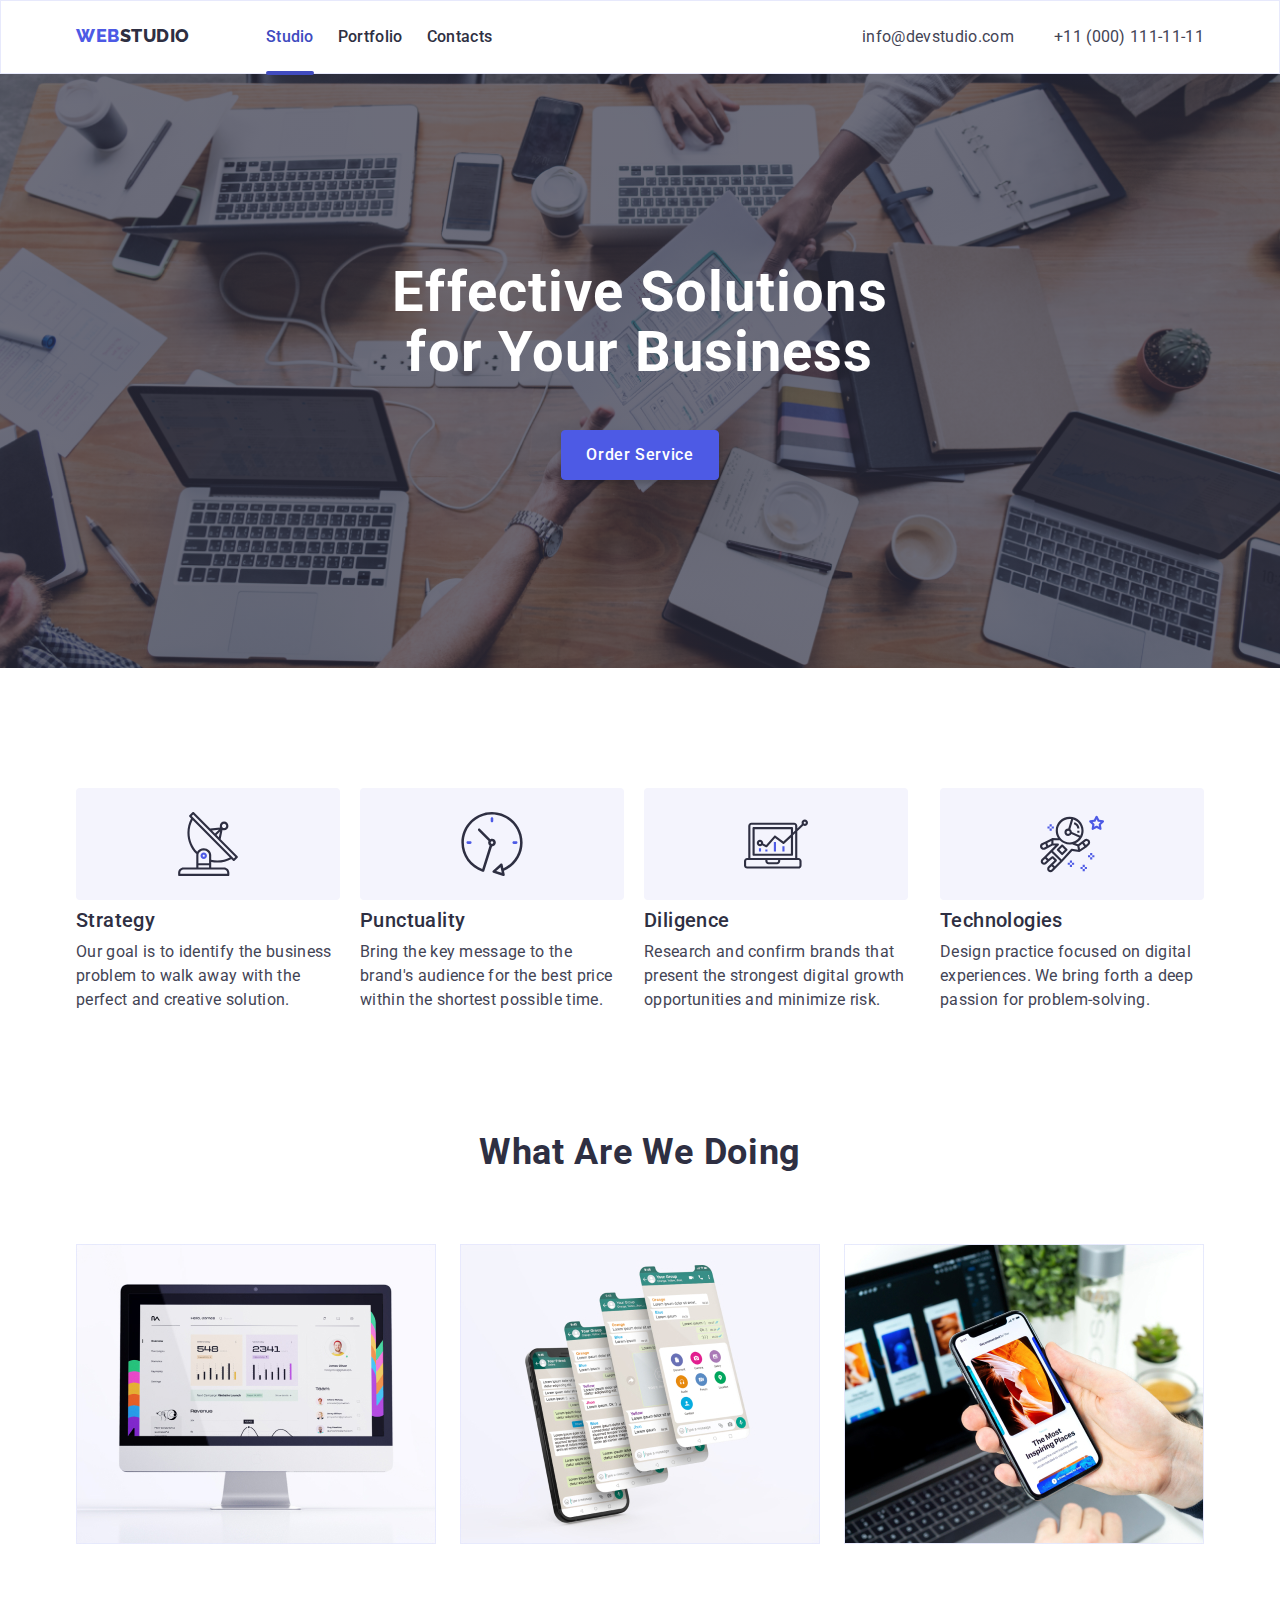
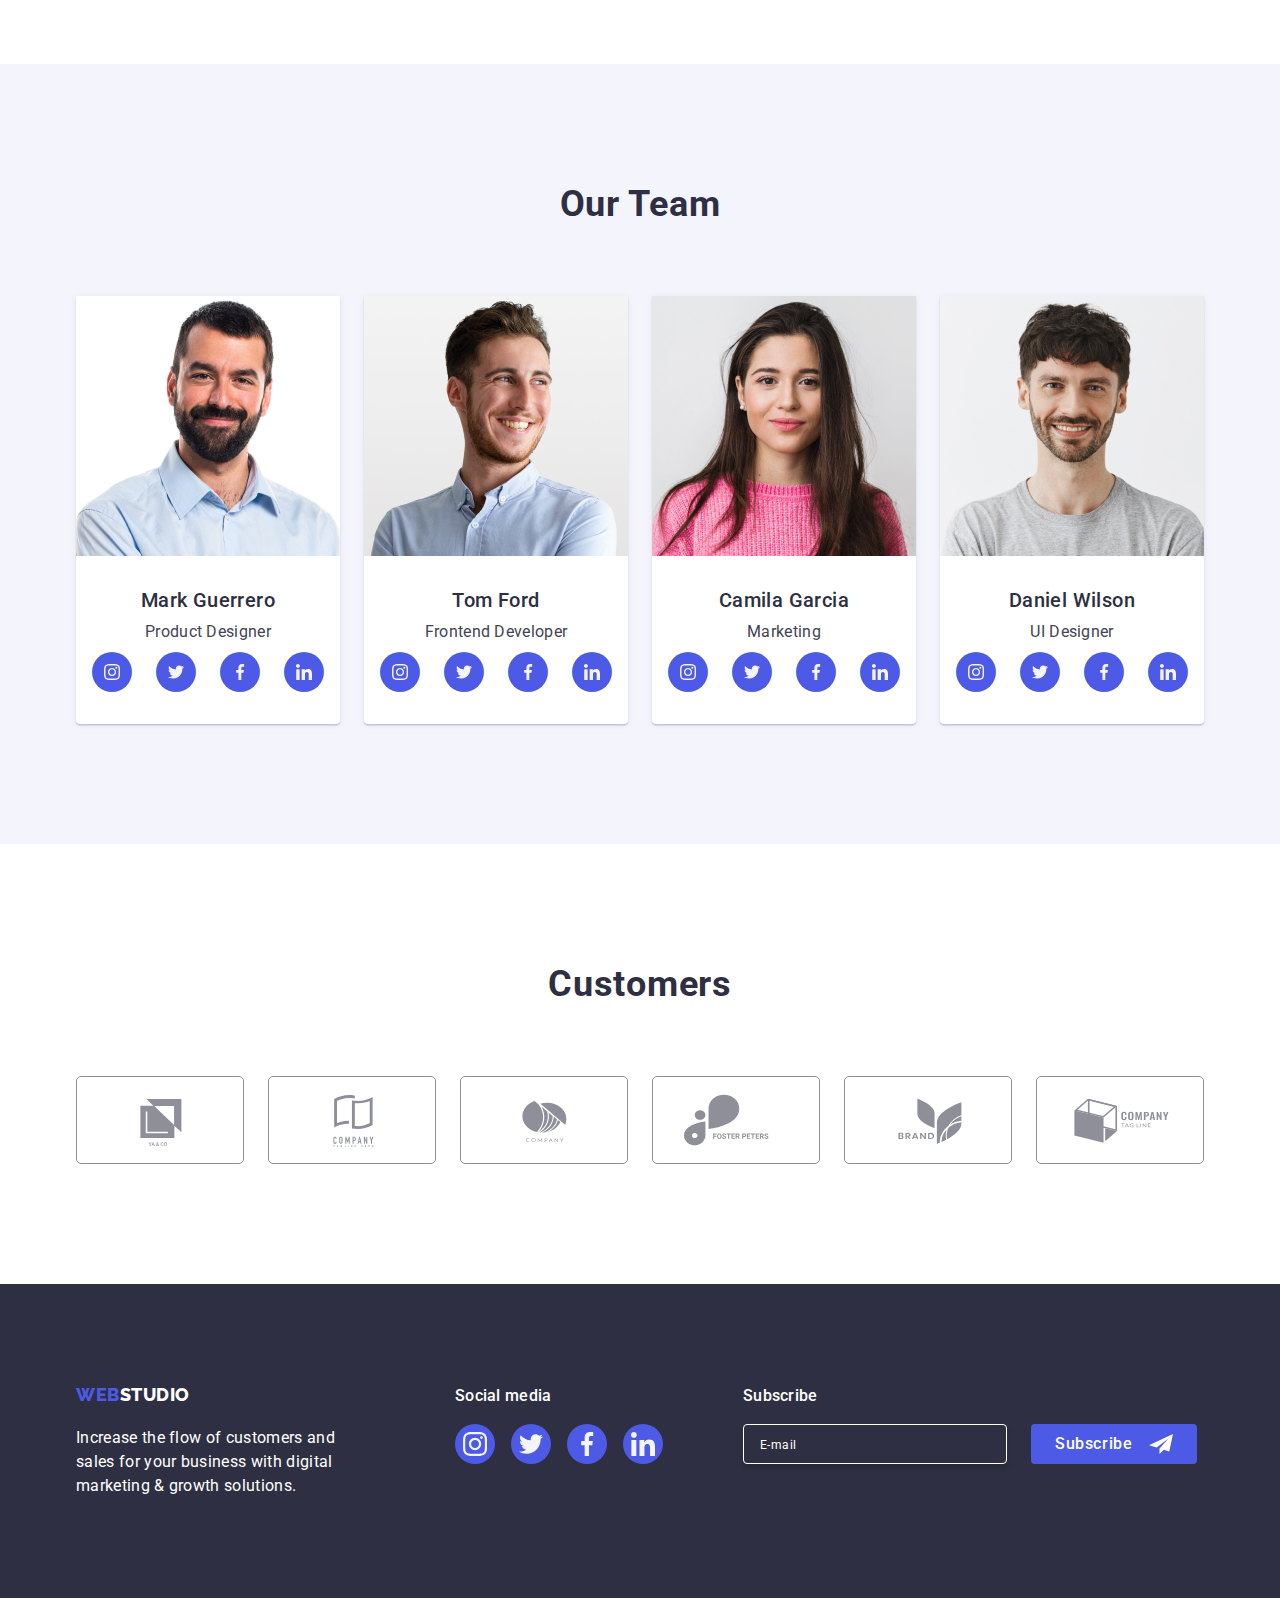
<file: index.html>
<!DOCTYPE html>
<html lang="en">
<head>
    <meta charset="UTF-8">
    <meta name="viewport" content="width=device-width, initial-scale=1.0">
    <title>Homework 6</title>
    <!-- CSS Normalize -->
    <link rel="stylesheet" href="https://cdnjs.cloudflare.com/ajax/libs/modern-normalize/2.0.0/modern-normalize.min.css" />
    <!-- CSS -->
    <link rel="stylesheet" href="./css/styles.css"></link>
</head>
<body>
    <!--Header Part-->
    <header class="header">
        <div class="container header-container">
            <nav class="header-navigation">
                <a href="./index.html" class="link-logo">
                    <span class="logo-web">WEB</span><span class="logo-studio-top">STUDIO</span>
                </a>
                <ul class="navbar lists">
                    <li><a href="./index.html" class="navlist-top-pages currentoption">Studio</a> </li>
                    <li><a href="./portfolio.html" class="navlist-top-pages hover-underline-animation">Portfolio</a></li>
                    <li><a href="#" class="navlist-top-pages hover-underline-animation">Contacts</a></li>
                </ul>
            </nav>

            <ul class="contacts-top lists" >
                <li>
                    <a href="mailto:info@devstudio.com" class="contact-info-top">
                    info@devstudio.com</a>
                </li>
                <li>
                    <a href="tel:+110001111111" class="contact-info-top"> 
                    +11 (000) 111-11-11  </a>
                </li>
            </ul>
        </div>
    </header> <!--End of Header-->
      <!--This is the Main Section-->
        <main>
            <!--This is the 1ST Section-->
            <section class="hero hero-background ">
                <div class=" hero-container container">
                    <h1 class="header1"> Effective Solutions
                        <br/>for Your Business </h1>  
                        <button type="button" class="filter filter-active" data-modal-open>Order Service</button>
                </div>
            </section> <!--End 1st Section-->
            <!--This is the 2nd Section-->
            <section class="section">
                <div class="container features-container">
                <ul class="features lists">
                    <li class="section-item"> 
                        <div class="features-svg-box">
                            <svg class="features-icon-svg" width="64" height="64">
                                <use href="./images/icons.svg#antenna"></use>
                            </svg>
                        </div>
                        <h3 class="features-list-title"> Strategy </h3> 
                        <p class="features-description">
                            Our goal is to identify the business
                        problem to walk away with the perfect and creative solution.
                        </p>
                    </li>
                    <li>
                        <div class="features-svg-box">
                            <svg lass="features-icon-svg" width="64" height="64">
                                <use href="./images/icons.svg#clock"></use>
                            </svg>
                        </div>
                        <h3 class="features-list-title"> Punctuality </h3>
                        <p class="features-description">
                            Bring the key message to the brand's audience for the best price within the shortest possible time.
                        </p>
                    </li>
                    <li>
                        <div class="features-svg-box">
                            <svg lass="features-icon-svg" width="64" height="64">
                                <use href="./images/icons.svg#diagram"></use>
                            </svg>
                        </div>
                        <h3 class="features-list-title">  Diligence </h3>
                        <p class="features-description">
                            Research and confirm brands that present the strongest digital growth opportunities and minimize risk.
                        </p>
                    </li>
                    <li>
                        <div class="features-svg-box">
                            <svg lass="features-icon-svg" width="64" height="64">
                                <use href="./images/icons.svg#astronaut"></use>
                            </svg>
                        </div>
                        <h3 class="features-list-title"> Technologies </h3>
                        <p class="features-description">
                            Design practice focused on digital experiences. We bring forth a deep passion for problem-solving.
                        </p>
                    </li>
                </ul>
                </div>
            </section> <!--End 2nd Section-->
            <!--This is the 3rd Section-->
            <section class="section section-no-top-padding">
                <div class="container whatwedo-container">
                <h2 class="section-title"> What are we doing </h2>
                <ul class="whatwedo lists">
                    <li class="whatwedo-list">
                        <img src="./images/what-we-do-1.jpg" alt="monitor" width="360px">
                    </li>
                    <li>
                        <img src="./images/what-we-do-2.jpg" alt="messenger" width="360px">
                    </li>
                    <li>
                        <img src="./images/what-we-do-3.jpg" alt="phone" width="360px">
                    </li>
                </ul>
                </div>
            </section> <!--End 3rd Section-->
            <!--This is the 4th Section-->
            <section class="section section-grey">
                <div class="container team-container">
                <h2 class="section-title">  Our Team </h2>
                <ul class="team lists">
                    
                    <li class="team-list">
                        <img src="./images/team-1.jpg" alt="Mark_Guerrero" height="260px" width="264px">
                        <h3 class="team-list-title">
                            Mark Guerrero
                        </h3>
                        <p class="team-description">
                        Product Designer
                        </p>
                        <ul class="team-social-list lists">
                            <li class="team-social-item">
                                <a href="#" class="team-social-link">
                                    <svg class="team-social-svg" width="16" height="16">
                                        <use href="./images/icons.svg#instagram"></use>
                                    </svg>
                                </a>
                            </li>
                            <li class="team-social-item">
                                <a href="#" class="team-social-link">
                                    <svg class="team-social-svg" width="16" height="16">
                                        <use href="./images/icons.svg#twitter"></use>
                                    </svg>
                                </a>
                            </li>
                            <li class="team-social-item">
                                <a href="#" class="team-social-link">
                                    <svg class="team-social-svg" width="16" height="16">
                                        <use href="./images/icons.svg#facebook"></use>
                                    </svg>
                                </a>
                            </li>
                            <li class="team-social-item">
                                <a href="#" class="team-social-link">
                                    <svg class="team-social-svg" width="16" height="16">
                                        <use href="./images/icons.svg#linkedin"></use>
                                    </svg>
                                </a>
                            </li>
                        </ul>
                    </li>
                  
                    <li class="team-list">
                        <img src="./images/team-2.jpg" alt="Tom_Ford" height="260px" width="264px">
                        <h3 class="team-list-title">
                            Tom Ford
                        </h3>
                        <p class="team-description">
                            Frontend Developer
                        </p>
                        <ul class="team-social-list lists">
                            <li class="team-social-item">
                                <a href="#" class="team-social-link">
                                    <svg class="team-social-svg" width="16" height="16">
                                        <use href="./images/icons.svg#instagram"></use>
                                    </svg>
                                </a>
                            </li>
                            <li class="team-social-item">
                                <a href="#" class="team-social-link">
                                    <svg class="team-social-svg" width="16" height="16">
                                        <use href="./images/icons.svg#twitter"></use>
                                    </svg>
                                </a>
                            </li>
                            <li class="team-social-item">
                                <a href="#" class="team-social-link">
                                    <svg class="team-social-svg" width="16" height="16">
                                        <use href="./images/icons.svg#facebook"></use>
                                    </svg>
                                </a>
                            </li>
                            <li class="team-social-item">
                                <a href="#" class="team-social-link">
                                    <svg class="team-social-svg" width="16" height="16">
                                        <use href="./images/icons.svg#linkedin"></use>
                                    </svg>
                                </a>
                            </li>
                        </ul>
                    </li>
                   
                    <li class="team-list">
                        <img src="./images/team-3.jpg" alt="Camila_Garcia" height="260px" width="264px">
                        <h3 class="team-list-title">
                            Camila Garcia
                        </h3>
                        <p class="team-description">
                            Marketing
                        </p>
                        <ul class="team-social-list lists">
                            <li class="team-social-item">
                                <a href="#" class="team-social-link">
                                    <svg class="team-social-svg" width="16" height="16">
                                        <use href="./images/icons.svg#instagram"></use>
                                    </svg>
                                </a>
                            </li>
                            <li class="team-social-item">
                                <a href="#" class="team-social-link">
                                    <svg class="team-social-svg" width="16" height="16">
                                        <use href="./images/icons.svg#twitter"></use>
                                    </svg>
                                </a>
                            </li>
                            <li class="team-social-item">
                                <a href="#" class="team-social-link">
                                    <svg class="team-social-svg" width="16" height="16">
                                        <use href="./images/icons.svg#facebook"></use>
                                    </svg>
                                </a>
                            </li>
                            <li class="team-social-item">
                                <a href="#" class="team-social-link">
                                    <svg class="team-social-svg" width="16" height="16">
                                        <use href="./images/icons.svg#linkedin"></use>
                                    </svg>
                                </a>
                            </li>
                        </ul>
                    </li>
                   
                    <li class="team-list">
                        <img src="./images/team-4.jpg" alt="Daniel_Wilson" height="260px" width="264px">
                        <h3 class="team-list-title">
                            Daniel Wilson
                        </h3>
                        <p class="team-description">
                            UI Designer
                        </p>
                        <ul class="team-social-list lists">
                            <li class="team-social-item">
                                <a href="#" class="team-social-link">
                                    <svg class="team-social-svg" width="16" height="16">
                                        <use href="./images/icons.svg#instagram"></use>
                                    </svg>
                                </a>
                            </li>
                            <li class="team-social-item">
                                <a href="#" class="team-social-link">
                                    <svg class="team-social-svg" width="16" height="16">
                                        <use href="./images/icons.svg#twitter"></use>
                                    </svg>
                                </a>
                            </li>
                            <li class="team-social-item">
                                <a href="#" class="team-social-link">
                                    <svg class="team-social-svg" width="16" height="16">
                                        <use href="./images/icons.svg#facebook"></use>
                                    </svg>
                                </a>
                            </li>
                            <li class="team-social-item">
                                <a href="#" class="team-social-link">
                                    <svg class="team-social-svg" width="16" height="16">
                                        <use href="./images/icons.svg#linkedin"></use>
                                    </svg>
                                </a>
                            </li>
                        </ul>
                    </li>
                </ul>
                </div>
            </section> <!--End of 4th Section-->
            <!-- Customers Section -->
            <section class="section">
                <div class="container">
                    <h2 class="section-title customers-title">Customers</h2>
                    <ul class="customers-list lists">
                        <li class="customers-item">
                            <a class="customers-link" href="">
                                <svg class="customers-svg">
                                    <use href="./images/icons.svg#customer-1"></use>
                                </svg>
                            </a>
                        </li>
            
                        <li class="customers-item">
                            <a class="customers-link" href="">
                                <svg class="customers-svg">
                                    <use href="./images/icons.svg#customer-2"></use>
                                </svg>
                            </a>
                        </li>
            
                        <li class="customers-item">
                            <a class="customers-link" href="">
                                <svg class="customers-svg">
                                    <use href="./images/icons.svg#customer-3"></use>
                                </svg>
                            </a>
                        </li>
            
                        <li class="customers-item">
                            <a class="customers-link" href="">
                                <svg class="customers-svg">
                                    <use href="./images/icons.svg#customer-4"></use>
                                </svg>
                            </a>
                        </li>
            
                        <li class="customers-item">
                            <a class="customers-link" href="">
                                <svg class="customers-svg">
                                    <use href="./images/icons.svg#customer-5"></use>
                                </svg>
                            </a>
                        </li>
                        <li class="customers-item">
                            <a class="customers-link" href="">
                                <svg class="customers-svg">
                                    <use href="./images/icons.svg#customer-6"></use>
                                </svg>
                            </a>
                        </li>
                    </ul>
                </div>
            </section>

        </main> <!--This is the End of Main Section-->

    <!--This is the Footer-->
    <footer class="footer">
        <div class="footer-container container">
            <div class="footer-logo-wrapper lists">
                <li class="footer-item">
                    <a href="./index.html" class="link-logo">
                        <span class="logo-web">WEB</span><span class="logo-studio-bottom">STUDIO</span>
                    </a>
                    <p class="parag-bottom">
                        Increase the flow of customers and <br>
                        sales for your business with digital <br>
                        marketing & growth solutions.
                    </p>
                </li>
            </div>
        <div class="footer-socials">
            <p class="footer-socials-text text">Social media</p>
            <ul class="footer-list lists">
                <li class="footer-socials-item">
                    <a href="#" class="footer-socials-link">
                        <svg class="footer-socials-svg" width="24" height="24">
                            <use href="./images/icons.svg#instagram"></use>
                        </svg>
                    </a>
                </li>
        
                <li class="footer-socials-item">
                    <a href="#" class="footer-socials-link">
                        <svg class="footer-socials-svg" width="24" height="24">
                            <use href="./images/icons.svg#twitter"></use>
                        </svg>
                    </a>
                </li>
        
                <li class="footer-socials-item">
                    <a href="#" class="footer-socials-link">
                        <svg class="footer-socials-svg" width="24" height="24">
                            <use href="./images/icons.svg#facebook"></use>
                        </svg>
                    </a>
                </li>
        
                <li class="footer-socials-item">
                    <a href="#" class="footer-socials-link">
                        <svg class="footer-socials-svg" width="24" height="24">
                            <use href="./images/icons.svg#linkedin"></use>
                        </svg>
                    </a>
                </li>
            </ul>
        </div>
        <div class="footer-container footer-form">
            <form name="subscribe_form" autocomplete="on" method="">
                <label class="footer-form_label">
                    Subscribe
                    <input type="email" name="email" placeholder="E-mail" class="footer-form-input" required />
                </label>
        
        
                <button type="submit" class="footer-form-button">Subscribe
                    <svg class="footer-form-svgsubscribe">
                        <use href="./images/icons.svg#submit"></use>
                    </svg>
                </button>
            </form>
        </div>
        
        </div>
    </footer> <!--End of Footer-->
    <div class="backdrop is-hidden" data-modal>
      <div class="modal">
        <button type="button" class="modal-close" data-modal-close>
          <svg class="modal-close-icon">
            <use href="./images/icons.svg#close"></use>
          </svg>
        </button>
            <p class="form-header">Leave your contacts and we will call you back</p>
            <form name="signup_form" autocomplete="on" class="form-container lists" method="">
            
                <label class="form-label">
                    <span class="form-label-text">Name </span>
                    <input type="text" class="form-input" name="full_name" required />
                    <!-- <span class="form-input-iconbox"> -->
                    <svg class="form-input-icon">
                        <use href="./images/icons.svg#person"></use>
                    </svg>
                    <!-- </span> -->
                </label>
            
                <label class="form-label">
                    <span class="form-label-text">Phone</span>
                    <input type="tel" class="form-input" name="phone_number" required />
                    <svg class="form-input-icon">
                        <use href="./images/icons.svg#phone"></use>
                    </svg>
                </label>
            
                <label class="form-label">
                    <span class="form-label-text">Email</span>
                    <input type="email" class="form-input" name="email_add" required />
                    <svg class="form-input-icon">
                        <use href="./images/icons.svg#email"></use>
                    </svg>
                </label>
            
                <label class="form-label-textarea">
                    <span class="form-label-text">Comment</span>
                    <textarea name="comment" class="form-textarea" placeholder="Text input" required></textarea>
                </label>
            
                <label class="form-agree-box">
                    <input type="checkbox" value="agree" name="agreement" class="checkbox" required />
                    <span class="checkbox-icon">
                        <svg class="check-mark">
                            <use href="./images/icons.svg#check-mark"></use>
                        </svg>
                    </span>
            
                    <span class="form-agree-box_text">
                        I accept the terms and conditions of the &nbsp;<a href="#" class="form-agree-box_link">Privacy Policy</a>
                    </span>
                </label>
            
                <div class="form-button_container">
                    <button type="submit" class="form-button">Send</button>
                </div>
            </form>
      </div>
    </div>
    <script src="./js/modal.js"></script>   
</body>
</html>
</file>
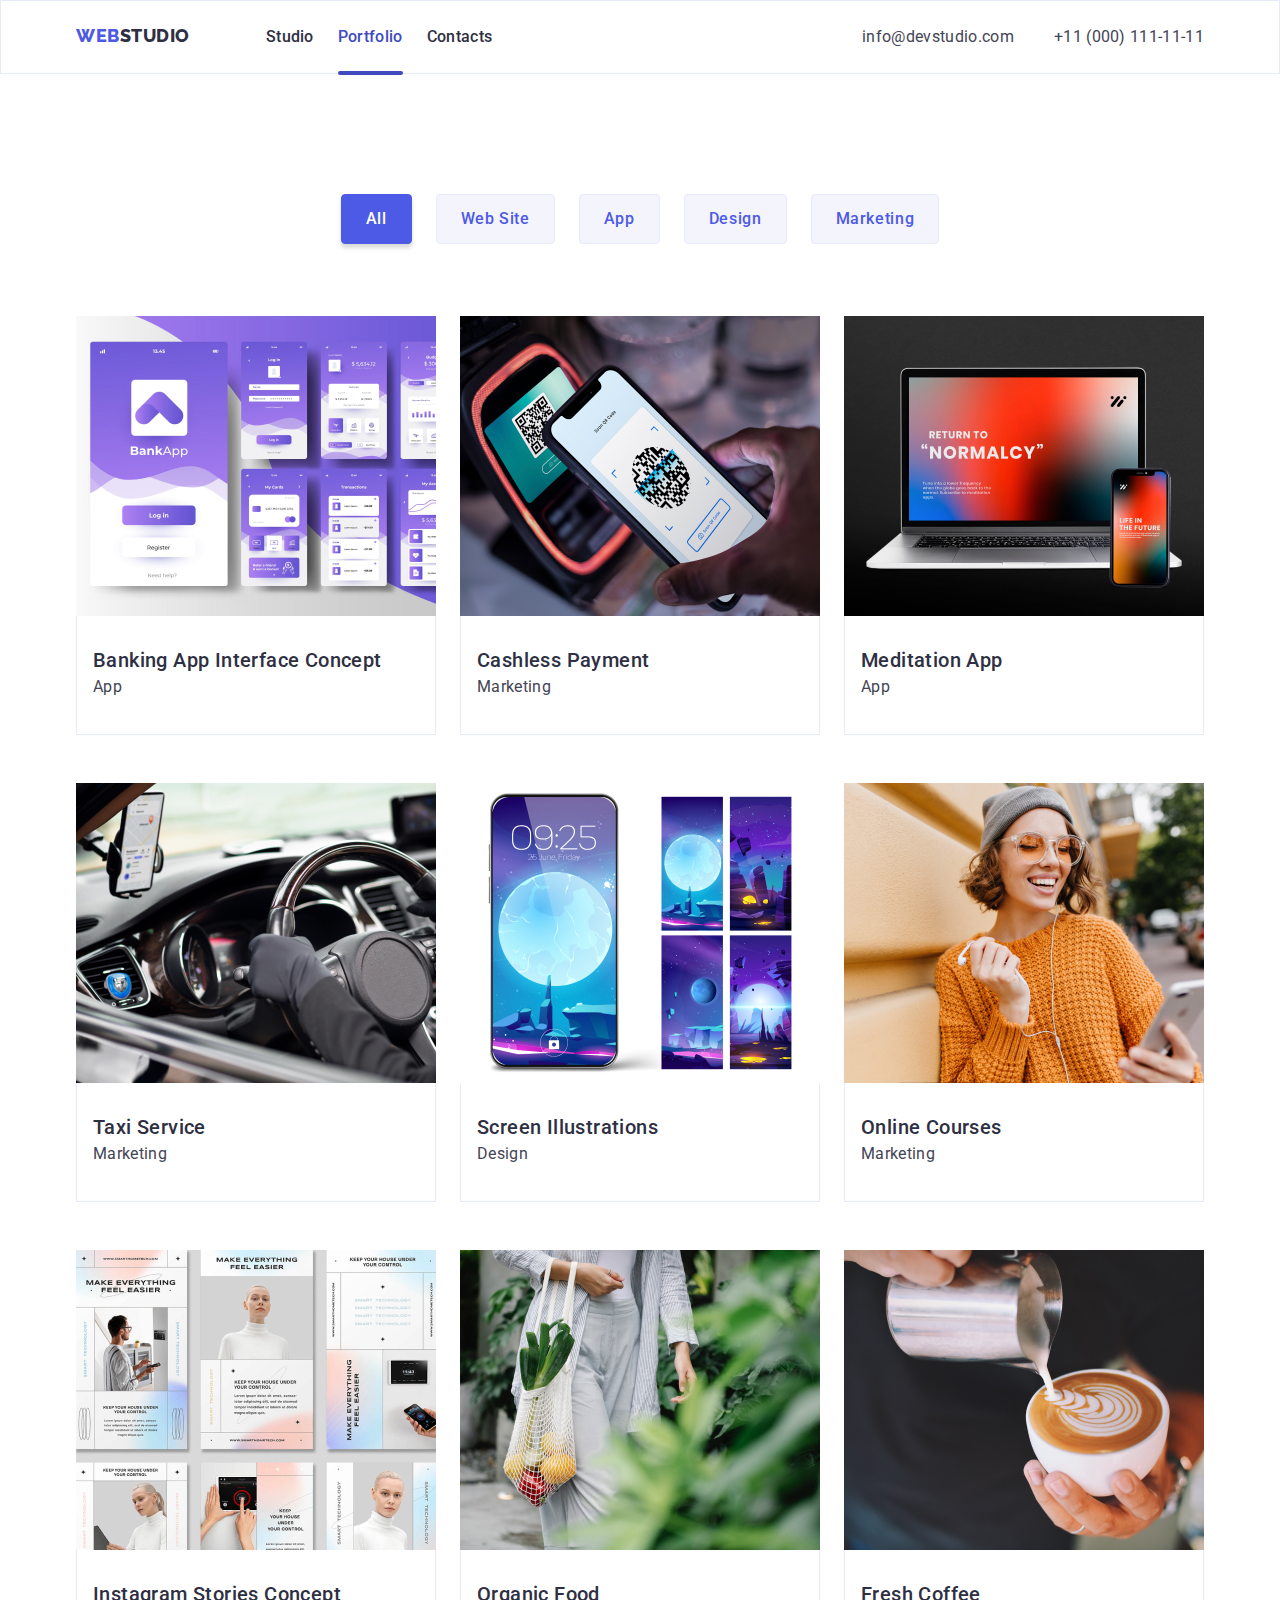
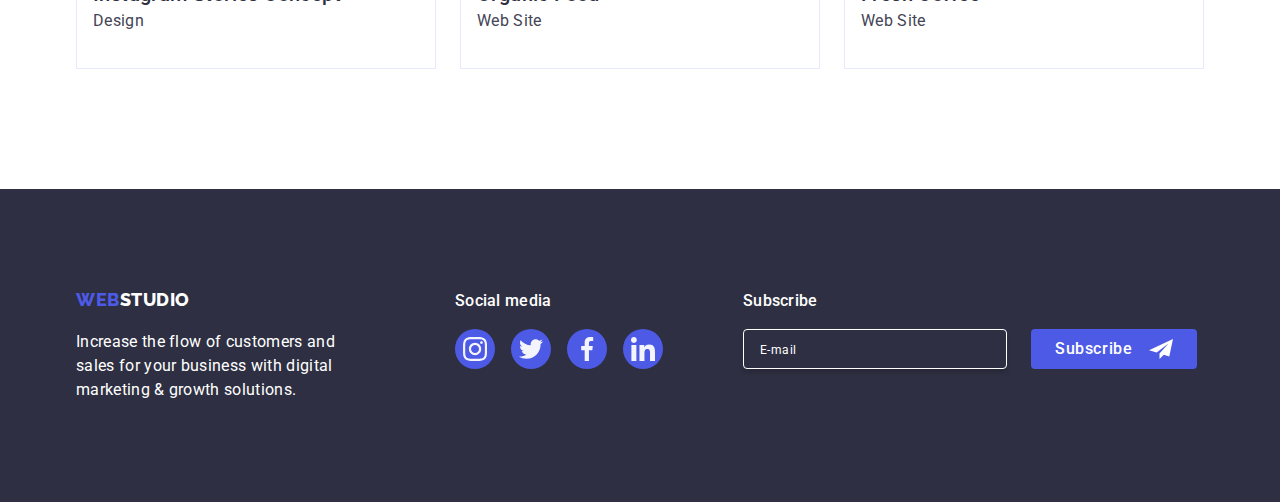
<file: portfolio.html>
<!DOCTYPE html>
<html lang="en">

<head>
    <meta charset="UTF-8">
    <meta name="viewport" content="width=device-width, initial-scale=1.0">
    <title>Homework 6</title>
    <!-- CSS Normalize -->
    <link rel="stylesheet"
        href="https://cdnjs.cloudflare.com/ajax/libs/modern-normalize/2.0.0/modern-normalize.min.css" />
    <!-- CSS -->
    <link rel="stylesheet" href="./css/styles.css"/>
</head>
<body>
    <!--Header Part-->
    <header class="header">
        <div class="container header-container">
            <nav class="header-navigation">
                <a href="./index.html" class="link-logo">
                    <span class="logo-web">WEB</span><span class="logo-studio-top">STUDIO</span>
                </a>
                <ul class="navbar lists">
                    <li>
                        <a href="./index.html" class="navlist-top-pages hover-underline-animation">Studio</a> 
                    </li>
                    <li>
                        <a href="./portfolio.html" class="navlist-top-pages currentoption">Portfolio</a>
                    </li>
                    <li>
                        <a href="#" class="navlist-top-pages hover-underline-animation">Contacts</a>
                    </li>
                </ul>
            </nav>
            <ul class="contacts-top lists">
                <li>
                    <a href="mailto:info@devstudio.com" class="contact-info-top">
                        info@devstudio.com</a>
                </li>
                <li>
                    <a href="tel:+110001111111" class="contact-info-top">
                        +11 (000) 111-11-11 </a>
                </li>
            </ul>
        </div>
    </header> <!--End of Header-->
    <!--This is the Main Section-->
    <main>
        <!--This is the 1ST Section-->
        <section class="section">
            <div class="container projects-container">
                <ul class="filters lists">
                    <li>
                        <button type="button" class="filter filter-active"> All</button>
                    </li>
                    <li>
                        <button type="button" class="filter"> Web Site</button>
                    </li>
                    <li>
                        <button type="button" class="filter"> App</button>
                    </li>
                    <li>
                        <button type="button" class="filter"> Design</button>
                    </li>
                    <li>
                        <button type="button" class="filter"> Marketing</button>
                    </li>
                </ul> 
                  
                <ul class="projects lists">
                    <li class="project-type">
                        <a class="projects-link link" href="#">
                            <div class="project-cover-wrap">
                                <img src="./images/project-1.jpg" alt="bankapp" width="360px">
                                <p class="project-cover-text">
                                    14 Stylish and User-Friendly App Design Concepts · Task
                                    Manager App · Calorie Tracker App · Exotic Fruit Ecommerce
                                    App · Cloud Storage App
                                </p>
                            </div>
                            <div class="project-text-wrapper">
                                <h3 class="project-list-title">
                                    Banking App Interface Concept
                                </h3>
                                <p class="project-description">
                                    App
                                </p>
                            </div>
                        </a>
                    </li>
                    <li class="project-type">
                        <a class="projects-link link" href="#">
                            <div class="project-cover-wrap">
                                <img src="./images/project-2.jpg" alt="cashlesspayment" width="360px">
                                <p class="project-cover-text">
                                    14 Stylish and User-Friendly App Design Concepts · Task
                                    Manager App · Calorie Tracker App · Exotic Fruit Ecommerce
                                    App · Cloud Storage App
                                </p>
                            </div>
                            <div class="project-text-wrapper">
                                <h3 class="project-list-title">
                                    Cashless Payment
                                </h3>
                                <p class="project-description">
                                    Marketing
                                </p>
                            </div>
                        </a>
                    </li>
                    <li class="project-type">
                        <a class="projects-link link" href="#">
                            <div class="project-cover-wrap">
                                <img src="./images/project-3.jpg" alt="laptop-and-phone" width="360px">
                                <p class="project-cover-text">
                                    14 Stylish and User-Friendly App Design Concepts · Task
                                    Manager App · Calorie Tracker App · Exotic Fruit Ecommerce
                                    App · Cloud Storage App
                                </p>
                            </div>
                            <div class="project-text-wrapper">
                                <h3 class="project-list-title">
                                    Meditation App
                                </h3>
                                <p class="project-description">
                                    App
                                </p>
                            </div>
                        </a>
                    </li>
                    <li class="project-type">
                        <a class="projects-link link" href="#">
                            <div class="project-cover-wrap">
                                <img src="./images/project-4.jpg" alt="taxi" width="360px">
                                <p class="project-cover-text">
                                    14 Stylish and User-Friendly App Design Concepts · Task
                                    Manager App · Calorie Tracker App · Exotic Fruit Ecommerce
                                    App · Cloud Storage App
                                </p>
                            </div>
                            <div class="project-text-wrapper">
                                <h3 class="project-list-title">
                                        Taxi Service
                                </h3>
                                <p class="project-description">
                                        Marketing
                                </p>
                            </div>
                        </a>
                    </li>
                    <li class="project-type">
                        <a class="projects-link link" href="#">
                            <div class="project-cover-wrap">
                                <img src="./images/project-5.jpg" alt="phone" width="360px">
                                <p class="project-cover-text">
                                    14 Stylish and User-Friendly App Design Concepts · Task
                                    Manager App · Calorie Tracker App · Exotic Fruit Ecommerce
                                    App · Cloud Storage App
                                </p>
                            </div>
                            <div class="project-text-wrapper">
                                <h3 class="project-list-title">
                                        Screen Illustrations
                                </h3>
                                <p class="project-description">
                                        Design
                                </p>
                            </div>
                        </a>
                    </li>
                    <li class="project-type">
                        <a class="projects-link link" href="#">
                            <div class="project-cover-wrap">
                                <img src="./images/project-6.jpg" alt="lady" width="360px">
                                <p class="project-cover-text">
                                    14 Stylish and User-Friendly App Design Concepts · Task
                                    Manager App · Calorie Tracker App · Exotic Fruit Ecommerce
                                    App · Cloud Storage App
                                </p>
                            </div>
                            <div class="project-text-wrapper">
                                <h3 class="project-list-title">
                                        Online Courses
                                </h3>
                                <p class="project-description">
                                        Marketing
                                </p>
                            </div>
                        </a>
                    </li>
                    <li class="project-type">
                        <a class="projects-link link" href="#">
                            <div class="project-cover-wrap">
                                <img src="./images/project-7.jpg" alt="collage-pic" width="360px">
                                <p class="project-cover-text">
                                    14 Stylish and User-Friendly App Design Concepts · Task
                                    Manager App · Calorie Tracker App · Exotic Fruit Ecommerce
                                    App · Cloud Storage App
                                </p>
                            </div>
                            <div class="project-text-wrapper">
                                <h3 class="project-list-title">
                                    Instagram Stories Concept
                                </h3>
                                <p class="project-description">
                                    Design
                                </p>
                            </div>
                        </a>
                    </li>
                    <li class="project-type">
                        <a class="projects-link link" href="#">
                            <div class="project-cover-wrap">
                                <img src="./images/project-8.jpg" alt="fruit" width="360px">
                                <p class="project-cover-text">
                                    14 Stylish and User-Friendly App Design Concepts · Task
                                    Manager App · Calorie Tracker App · Exotic Fruit Ecommerce
                                    App · Cloud Storage App
                                </p>
                            </div>
                            <div class="project-text-wrapper">
                                <h3 class="project-list-title">
                                    Organic Food
                                </h3>
                                <p class="project-description">
                                    Web Site
                                </p>
                            </div>
                        </a>
                    </li>
                    <li class="project-type">
                        <a class="projects-link link" href="#">
                            <div class="project-cover-wrap">
                                <img src="./images/project-9.jpg" alt="coffee" width="360px">
                                <p class="project-cover-text">
                                    14 Stylish and User-Friendly App Design Concepts · Task
                                    Manager App · Calorie Tracker App · Exotic Fruit Ecommerce
                                    App · Cloud Storage App
                                </p>
                            </div>
                            <div class="project-text-wrapper">
                                <h3 class="project-list-title">
                                    Fresh Coffee
                                </h3>
                                <p class="project-description">
                                    Web Site
                                </p>
                            </div>
                        </a>
                    </li>
                </ul>
            </div>
        </section> <!--End of Second Section-->

    </main> <!--This is the End of Main Section-->

    <!--This is the Footer-->
    <footer class="footer">
        <div class="footer-container container">
            <div class="footer-logo-wrapper lists">
                <li class="footer-item">
                    <a href="./index.html" class="link-logo">
                        <span class="logo-web">WEB</span><span class="logo-studio-bottom">STUDIO</span>
                    </a>
                    <p class="parag-bottom">
                        Increase the flow of customers and <br>
                        sales for your business with digital <br>
                        marketing & growth solutions.
                    </p>
                </li>
            </div>
            <div class="footer-socials">
                <p class="footer-socials-text text">Social media</p>
                <ul class="footer-list lists">
                    <li class="footer-socials-item">
                        <a href="#" class="footer-socials-link">
                            <svg class="footer-socials-svg" width="24" height="24">
                                <use href="./images/icons.svg#instagram"></use>
                            </svg>
                        </a>
                    </li>
    
                    <li class="footer-socials-item">
                        <a href="#" class="footer-socials-link">
                            <svg class="footer-socials-svg" width="24" height="24">
                                <use href="./images/icons.svg#twitter"></use>
                            </svg>
                        </a>
                    </li>
    
                    <li class="footer-socials-item">
                        <a href="#" class="footer-socials-link">
                            <svg class="footer-socials-svg" width="24" height="24">
                                <use href="./images/icons.svg#facebook"></use>
                            </svg>
                        </a>
                    </li>
    
                    <li class="footer-socials-item">
                        <a href="#" class="footer-socials-link">
                            <svg class="footer-socials-svg" width="24" height="24">
                                <use href="./images/icons.svg#linkedin"></use>
                            </svg>
                        </a>
                    </li>
                </ul>
            </div>
            <div class="footer-container footer-form">
                <form name="subscribe_form" autocomplete="on" method="">
                    <label class="footer-form_label">
                        Subscribe
                        <input type="email" name="email" placeholder="E-mail" class="footer-form-input" required />
                    </label>
    
    
                    <button type="submit" class="footer-form-button">Subscribe
                        <svg class="footer-form-svgsubscribe">
                            <use href="./images/icons.svg#submit"></use>
                        </svg>
                    </button>
                </form>
            </div>
    
        </div>
    </footer> <!--End of Footer-->
    <div class="backdrop is-hidden" data-modal>
        <div class="modal">
            <button type="button" class="modal-close" data-modal-close>
                <svg class="modal-close-icon" width="8" height="8">
                    <use href="./images/icons.svg#close"></use>
                </svg>
            </button>
            <p class="form-header">Leave your contacts and we will call you back</p>
            <form name="signup_form" autocomplete="on" class="form-container lists" method="">
    
                <label class="form-label">
                    <span class="form-label-text">Name </span>
                    <input type="text" class="form-input" name="full_name" required />
                    <!-- <span class="form-input-iconbox"> -->
                    <svg class="form-input-icon">
                        <use href="./images/icons.svg#person"></use>
                    </svg>
                    <!-- </span> -->
                </label>
    
                <label class="form-label">
                    <span class="form-label-text">Phone</span>
                    <input type="tel" class="form-input" name="phone_number" required />
                    <svg class="form-input-icon">
                        <use href="./images/icons.svg#phone"></use>
                    </svg>
                </label>
    
                <label class="form-label">
                    <span class="form-label-text">Email</span>
                    <input type="email" class="form-input" name="email_add" required />
                    <svg class="form-input-icon">
                        <use href="./images/icons.svg#email"></use>
                    </svg>
                </label>
    
                <label class="form-label-textarea">
                    <span class="form-label-text">Comment</span>
                    <textarea name="comment" class="form-textarea" placeholder="Text input" required></textarea>
                </label>
    
                <label class="form-agree-box">
                    <input type="checkbox" value="agree" name="agreement" class="checkbox" required />
                    <span class="checkbox-icon">
                        <svg class="check-mark">
                            <use href="./images/icons.svg#check-mark"></use>
                        </svg>
                    </span>
    
                    <span class="form-agree-box_text">
                        I accept the terms and conditions of the &nbsp;<a href="#" class="form-agree-box_link">Privacy
                            Policy</a>
                    </span>
                </label>
    
                <div class="form-button_container">
                    <button type="submit" class="form-button">Send</button>
                </div>
            </form>
        </div>
    </div>
    <script src="./js/modal.js"></script>
</body>
</html>
</file>
<file: css/styles.css>
@import url("https://fonts.googleapis.com/css2?family=Raleway:wght@800&family=Roboto:wght@400;500;700;900&display=swap" ); /*to link font frm google fonts*/

:root
{
    --iriscolor: #4D5AE5;
    --navyblue:#2E2F42;
    --navcolor: black;
    --oceancolor: #404BBF;
    --whitecolor: white;
    --slate:#434455;
    --cloud:#F4F4FD;
    --green:#31D0AA;
    --lightslate:#8E8F99;
    --cornflower:#E7E9FC;
    --grey:#2E2F42;
    --dairy:#FCFCFC;

}
/* CSS RESET */
p,
h1,
h2,
h3,
h4,
h5,
h6 {
    margin: 0;
}

ul,
ol {
    margin: 0;
    padding: 0;
}

img {
    display: block;
}
/* END OF CSS RESET */

body
{
    font-family: 'Roboto',sans-serif;
    font-size: 16px;
    font-style: normal;
    font-weight: 400;
    line-height: 24px;
    letter-spacing: 0.32px;
}

.container {
    width: 1158px;
    margin: 0 auto;  
    padding:0 15px;
}

.header{

    border: 1px solid var(--cornflower);
    background: var(--whitecolor);

}

.header-container
{
    display: flex;
    justify-content: space-between;
    align-items: center;
    background: var(--whitecolor);
}

.header-navigation{

    display: flex;
    align-items: center;
}

.header1 {
 
    color: var(--whitecolor);
    text-align: center;
    font-size: 56px;
    font-weight: 700;
    line-height: 60px;
    letter-spacing: 1.12px;
    margin-bottom: 48px;
}

.link-logo
{   /*To remove the underline frm link*/
    text-decoration: none;
    color: var(--navyblue); 
}

.logo-web
{
    font-family: 'Raleway', sans-serif;
    color: var(--iriscolor);
    font-size: 18px;
    font-style: normal;
    font-weight: 800;
    line-height: 21px;
    letter-spacing: 0.54px;
    text-transform: uppercase;
}

.logo-studio-top
{
    margin-right: 76px;
    color: var(--navyblue);
    font-family: 'Raleway', sans-serif;
    font-size: 18px;
    font-style: normal;
    font-weight: 800;
    line-height: 21px;
    letter-spacing: 0.54px;
    text-transform: uppercase;
}

.navbar
{
    display: flex;
    gap: 24px;
}

.contacts-top
{
    display: flex;
    gap: 40px;
}

.lists
{
    list-style-type: none;
}

.link {
    text-decoration: none;
    color: var(--navyblue);
}

.navlist-top-pages {
    padding: 24px 0;
    position: relative;
    transition: color 250ms cubic-bezier(0.4, 0, 0.2, 1);
}

.navbar .navlist-top-pages {
    color: var(--navyblue);
    text-decoration: none;
    font-weight: 500;
    display: block; /*Remove This If There is Space Bellow*/
    transition: color 250ms cubic-bezier(0.4, 0, 0.2, 1);
}

.navlist-top-pages::after {
    content: "";
    border-radius: 2px;
    border: 2px solid transparent;
    height: 4px;
    width: 0;
    position: absolute;
    left: 0;
    bottom: -2px;
    transition: width 250ms cubic-bezier(0.4, 0, 0.2, 1),
        background-color 250ms cubic-bezier(0.4, 0, 0.2, 1),
        border 250ms cubic-bezier(0.4, 0, 0.2, 1);
}

.navlist-top-pages:hover::after,
.navlist-top-pages:focus::after {
    border: 2px solid var(--oceancolor);
    background-color: var(--oceancolor);
    width: 100%;
}

.navbar .navlist-top-pages:hover,
.navbar .navlist-top-pages:focus,
.navbar .navlist-top-pages.currentoption
{
    color: var(--oceancolor);
}

.navlist-top-pages.currentoption::after {
    content: "";
    border: 2px solid var(--oceancolor);
    border-radius: 2px;
    background-color: var(--oceancolor);
    height: 4px;
    width: 100%;
    position: absolute;
    left: 0;
    bottom: -2px;
}

.hover-underline-animation {
    display: inline-block;
    position: relative;
}

.hover-underline-animation::after {
    display: block;
    content: '';
    width: 100%;
    height: 4px;
    bottom: -2px;
    border-radius: 10px;
    position: absolute;
    transform: scaleX(0);
    background-color: var(--oceancolor);
    transition: transform 0.25s ease-out;
}

.hover-underline-animation:hover::after {
    transform: scaleX(1);
    transform-origin: bottom left;
}

.contacts-top .contact-info-top {
    color: var(--slate);
    display: block;
    text-decoration: none;
    padding: 24px 0;
    transition: color 250ms cubic-bezier(0.4, 0, 0.2, 1);
}

.contacts-top .contact-info-top:hover,
.contacts-top .contact-info-top:focus 
{
    color: var(--oceancolor);
}


.hero-container
{
    text-align: center;
}

.hero-background
{
    background-color: var(--navyblue);
    background-image: linear-gradient(to right,
                rgba(46, 47, 66, 0.7),
                rgba(46, 47, 66, 0.7)),
                url(../images/hero-bg.png);
    background-repeat: no-repeat;
    background-position: center;
    background-size: cover;

}

.hero{
    padding: 188px 0;   
}

.section-grey
{
    background-color: var(--cloud);
}

.filters
{
    display: flex;
    gap: 24px;
    margin-bottom: 72px;
}

.filter 
{ /*button css*/

    display: inline-flex;
    padding: 12px 24px;
    border-radius: 4px;
    cursor: pointer;
    border: 1px solid var(--cornflower);
    color: var(--iriscolor);
    background-color: var(--cloud);
    font-family: inherit;
    font-size: 16px;
    font-style: normal;
    font-weight: 500;
    line-height: 24px;
    letter-spacing: 0.64px;
    transition: background-color 250ms cubic-bezier(0.4, 0, 0.2, 1),
            box-shadow 250ms cubic-bezier(0.4, 0, 0.2, 1),
            border 250ms cubic-bezier(0.4, 0, 0.2, 1),
            border-radius 250ms cubic-bezier(0.4, 0, 0.2, 1),
            color 250ms cubic-bezier(0.4, 0, 0.2, 1);
}

.filter-active, .filter:hover, .filter:focus
{
    background-color: var(--iriscolor);
    box-shadow: 0px 4px 4px 0px rgba(0, 0, 0, 0.15);
    border: 1px solid var(--iriscolor);
    border-radius: 4px;
    color: var(--whitecolor);
}

.filter.filter-active:hover,
.filter.filter-active:focus
{
    background-color: var(--oceancolor);
}

.section-title 
{
    margin-bottom: 72px;
    color: var(--navyblue);
    text-align: center;
    font-size: 36px;
    font-style: normal;
    font-weight: 700;
    line-height: 40px;
    letter-spacing: 0.72px;
    text-transform: capitalize;
}

.section
{
    padding-top: 120px;
    padding-bottom: 120px;
}

.section-no-top-padding
{
    padding-top: 0px;
}

/*FEATURES SECTION*/
.features-container
{}

.features {
    display: flex;
    gap: 20px;
}

.features-svg-box {
    width: 264px;
    height: 112px;
    background-color: var(--cloud);
    display: flex;
    justify-content: center;
    align-items: center;
    border-radius: 4px;
    margin-bottom: 8px;
}

.features-list-title 
{
    margin-bottom: 8px;
    color: var(--navyblue);
    font-size: 20px;
    font-weight: 500;
    letter-spacing: 0.4px;
    text-transform: capitalize;
}

.features-description 
{
    gap: 24px;
    color: var(--slate);
}
/*WHAT WE DO SECTION*/
.whatwedo-container
{}

.whatwedo
{
    display: flex;
    gap: 24px;
}

.whatwedo-list
{}
/*TEAM SECTION*/
.team-list-title 
{
    margin-top:32px;
    margin-bottom: 8px;
  
    color: var(--navyblue);
    font-size: 20px;
    font-weight: 500;
    letter-spacing: 0.4px;
    text-transform: capitalize;
}

.team-description {
    
    color: var(--slate);
}

.team-container 
{}

.team 
{
    display: flex;
    gap: 24px;
}

.team-list
{
    display: inline-flex;
    flex-direction: column;
    align-items: center;
    padding-bottom: 32px;

    border-radius: 0px 0px 4px 4px;
    background: var(--whitecolor);
    box-shadow: 0px 2px 1px 0px rgba(46, 47, 66, 0.08), 
                0px 1px 1px 0px rgba(46, 47, 66, 0.16), 
                0px 1px 6px 0px rgba(46, 47, 66, 0.08);
}

/*-----START OF TEAM SOCIAL MEDIA ICONS-----*/

.team-social-list {
    display: flex;
    justify-content: center;
    gap: 24px;
    margin-top: 8px;
}

.team-social-item {
    width: 40px;
    height: 40px;
}

.team-social-link {
    width: 100%;
    height: 100%;
    border-radius: 50%;
    display: flex;
    align-items: center;
    justify-content: center;
    background-color: var(--iriscolor);
    color: var(--cloud);
    transition: background-color 250ms cubic-bezier(0.4, 0, 0.2, 1);
}

.team-social-link:hover,
.team-social-link:focus {
    background-color: var(--oceancolor);
}

.team-social-svg {
    fill: currentColor;
}
/*-----END OF TEAM SOCIAL MEDIA ICONS-----*/

/* Customers section */  
.customers-title {
    color: var(--navyblue);
    display: flex;
    justify-content: center;
    align-items: center;
}

.customers-list {
    display: flex;
    gap: 24px;
}

.customers-item {
    /* width: calc((100% - 120px) / 6); */
    /* flex-basis: calc((100% - 120px) / 6); */
    width: 168px;
    height: 88px;
}

.customers-link {
    width: 100%;
    height: 100%;

    border: 1px solid var(--lightslate);
    border-radius: 5px;
    display: flex;
    justify-content: center;
    align-items: center;
    color: var(--lightslate);

   transition: color 250ms cubic-bezier(0.4, 0, 0.2, 1),
            border 250ms cubic-bezier(0.4, 0, 0.2, 1); 
}

.customers-link:hover,
.customers-link:focus {
    border-color: var(--oceancolor);
    color: var(--oceancolor);
}

.customers-svg {
    width: 104px;
    height: 56px;
    fill: currentColor;
}
/*- - - - - PROJECTS - - - - - */
.projects-container
{
    display: flex;
    flex-direction: column;
    align-items: center;
}

.projects{
    display: flex;
    flex-direction: row;
    flex-wrap: wrap;
    gap: 48px 24px;
}

.project-type{
    background: var(--white-color);
}

.projects-link {
    transition: box-shadow 250ms cubic-bezier(0.4, 0, 0.2, 1);
}

.projects-link:hover,
.projects-link:focus {
    display: block;
    box-shadow: 0px 2px 1px 0px rgba(46, 47, 66, 0.08),
                0px 1px 1px 0px rgba(46, 47, 66, 0.16),
                0px 1px 6px 0px rgba(46, 47, 66, 0.08);
}

.project-cover-wrap {
    position: relative;
    overflow: hidden;
}

.project-cover-text {
    position: absolute;
    top: 0;
    height: 100%;
    width: 100%;
    padding: 40px 32px;
    background-color: var(--iriscolor);
    color: var(--cloud);
    font-size: 16px;
    font-weight: 400;
    line-height: 24px;
    letter-spacing: 0.32px;
    transform: translateY(100%);
    transition: transform 250ms cubic-bezier(0.4, 0, 0.2, 1);
}

.projects-link:hover .project-cover-text,
.projects-link:focus .project-cover-text {
    transform: translateY(0);
}

.project-text-wrapper
{
    border: 1px solid var(--cornflower);
    border-top: none;
    padding: 32px 16px;
}

.project-list-title {

    color: var(--navyblue);
    font-size: 20px;
    font-weight: 500;
    letter-spacing: 0.4px;
    text-transform: capitalize;
}

.project-description {

    line-height: 1.87;
    color: var(--slate);
}

/*- - - - - FOOTER CONTAINER- - - - -*/
.footer {
    padding: 100px 0;
    background-color: var(--navyblue);
}

.footer-container {
    display: flex;
}

.logo-studio-bottom {

    color: var(--whitecolor);
    font-family: 'Raleway', sans-serif;
    font-size: 18px;
    font-style: normal;
    font-weight: 800;
    line-height: 21px;
    letter-spacing: 0.54px;
    text-transform: uppercase;
}

.logo-studio-bottom:hover,
.logo-studio-bottom:focus {
    color: var(--iriscolor);
}

.parag-bottom {
    margin-top: 17.5px;
    color: var(--whitecolor);
} 
/*FOOTER SOCIAL ICONS*/
.footer-list {
    flex-wrap: wrap;
    display: flex;
    gap: 16px;
    margin-top: 16px;
}

.footer-socials {
    margin-left: 120px;
}

.footer-socials-text {
    color: var(--whitecolor);
    display: flex;
    font-weight:500;
}

.footer-socials-item {
    width: 40px;
    height: 40px;
}

.footer-socials-link {
    width: 100%;
    height: 100%;
    border-radius: 50%;
    display: flex;
    align-items: center;
    justify-content: center;
    background-color: var(--iriscolor);
    transition: background-color 250ms cubic-bezier(0.4, 0, 0.2, 1);
}

.footer-socials-link:hover,
.footer-socials-link:focus {
    background-color: var(--green);
}

.footer-socials-svg {
    fill: var(--cloud);
}

.footer-container form {
    display: flex;
    align-items: flex-end;
}

.footer-form {
    width: 453px;
    height: 80px;
    flex-shrink: 0;
    margin-left: 80px;
}

.footer-form_label {
    display: block;
    color: var(--whitecolor);
    font-weight: 500;
    /* margin-bottom: 16px; */
}

.footer-form-input {
    color: var(--whitecolor);
    width: 264px;
    height: 40px;
    padding: 8px 16px;
    display: flex;
    margin-top: 16px;
    font-size: 14px;
    flex-shrink: 0;
    background: var(--navyblue);
    border-radius: 4px;
    border: 1px solid var(--whitecolor);
    box-shadow: 0px 4px 4px 0px rgba(0, 0, 0, 0.15);
}

.footer-form-input::placeholder {
    color: var(--whitecolor);
    font-size: 12px;
    font-style: normal;
    font-weight: 400;
    line-height: 24px;
    letter-spacing: 0.48px;
}

.footer-form-button {
    height: 40px;
    display: inline-flex;
    padding: 8px 24px;
    justify-content: center;
    align-items: center;
    gap: 16px;
    margin-left: 24px;
    border: none;
    font-weight: 500;
    line-height: 24px;
    letter-spacing: 0.64px;
    border-radius: 4px;
    color: var(--whitecolor);
    background: var(--iriscolor);
    cursor: pointer;
    transition-property: background-color, color;
    transition-duration: 250ms;
    transition-timing-function: cubic-bezier(0.4, 0, 0.2, 1);
}

.footer-form-svgsubscribe {
    width: 24px;
    height: 24px;
}

.footer-form-button:hover {
    background-color: var(--oceancolor);
}
/*- - - - - MODALS - - - - -*/
.backdrop {
    position: fixed;
    top: 0;
    left: 0;
    width: 100%;
    height: 100%;
    background-color: rgba(46, 47, 66, 0.4);
    opacity: 1;
    /*transition: opacity 250ms cubic-bezier(0.4, 0, 0.2, 1);*/
    transition-property: opacity, visibility;
        transition-duration: 250ms;
        transition-timing-function: cubic-bezier(0.4, 0, 0.2, 1);
}

.modal {
    position: absolute;
    padding: 72px 24px 24px 24px;
    top: 50%;
    left: 50%;
    min-width: 408px;
    min-height: 584px;
    background-color: var(--dairy);
    box-shadow: 0px 2px 1px 0px rgba(0, 0, 0, 0.2),
                0px 1px 3px 0px rgba(0, 0, 0, 0.12), 
                0px 1px 1px 0px rgba(0, 0, 0, 0.14);
    border-radius: 4px;

    transform: translate(-50%, -50%) scale(1);
    transition: transform 250ms cubic-bezier(0.4, 0, 0.2, 1);
}

.backdrop.is-hidden .modal {
    transform: translate(-50%, -50%) scale(0);
}

.modal-close {
    position: absolute;
    top: 24px;
    right: 24px;
    padding: 0;
    display: flex;
    justify-content: center;
    align-items: center;
    width: 24px;
    height: 24px;

    background-color: var(--cornflower);
    color: var(--navyblue);
    border: 1px solid rgba(0, 0, 0, 0.1);
    border-radius: 15px;
    cursor: pointer;

    transition: color 250ms cubic-bezier(0.4, 0, 0.2, 1),
        background-color 250ms cubic-bezier(0.4, 0, 0.2, 1);
}

.modal-close-icon {
    width: 8px;
    height: 8px;
    fill: currentColor;
    transition-property: fill;
    transition-duration: 250ms;
    transition-timing-function: cubic-bezier(0.4, 0, 0.2, 1);
}

.modal-close:hover,
.modal-close:focus {
    background-color: var(--oceancolor);
    color: var(--whitecolor);
}

.is-hidden {
    visibility: none;
    opacity: 0;
    pointer-events: none;
}

/* Modal Form */
.form-header {
    /* padding-top: 72px;
    padding-left: 24px;
    padding-right: 24px; */
    color: var(--navyblue);
    text-align: center;
    font-weight: 500;
    margin-bottom: 34px;
}

.form-container {
    display: flex;
    flex-direction: column;
    align-items: flex-start;
    border-radius: 4px;
}

.form-button_container {
    display: flex;
    align-items: center;
    justify-content: center;
    width: 100%;
}

.form-button {
    width: 169px;
    height: 56px;
    padding: 16px 32px;
    border: none;
    font-weight: 500;
    letter-spacing: 0.64px;
    border-radius: 4px;
    background-color: var(--iriscolor);
    color: var(--whitecolor);
    box-shadow: 0px 4px 4px 0px rgba(0, 0, 0, 0.15);
    cursor: pointer;
    transition-property: background-color, color;
    transition-duration: 250ms;
    transition-timing-function: cubic-bezier(0.4, 0, 0.2, 1);
}

.form-button:hover,
.form-button:focus {
    background-color: var(--oceancolor);
}

.form-input {
    display: block;
    width: 360px;
    height: 40px;
    padding-top: 11px;
    padding-bottom: 11px;
    padding-left: 38px;
    flex-shrink: 0;
    font-size: 14px;
    fill: currentColor;
    border-radius: 4px; 
    border: 1px solid var(--navybluemodal, rgba(46, 47, 66, 0.40));
    transition-property: border;
    transition-duration: 250ms;
    transition-timing-function: cubic-bezier(0.4, 0, 0.2, 1);
}

.form-input:focus,
.form-input:hover,
.form-textarea:hover,
.form-textarea:focus {
    border: 1px solid var(--iriscolor);
}

.form-input:focus+.form-input-icon,
.form-input:hover+.form-input-icon {
    fill: var(--iriscolor);
}

.form-textarea {
    width: 360px;
    height: 120px;
    flex-shrink: 0;
    padding-top: 8px;
    padding-left: 16px;
    border-radius: 4px;
    font-size: 14px;
    border: 1px solid var(--navybluemodal, rgba(46, 47, 66, 0.40));
    resize: none;
    transition-property: border;
    transition-duration: 250ms;
    transition-timing-function: cubic-bezier(0.4, 0, 0.2, 1);
}

.form-textarea::placeholder {
    color: var(--navybluemodal, rgba(46, 47, 66, 0.40));
    font-size: 12px;
    font-weight: 400;
    line-height: 14px;
    letter-spacing: 0.48px;
}

.checkbox {
    appearance: none;
    position: absolute;
}

.checkbox-icon {
    display: inline-block;
    border-radius: 2px;
    fill: none;
    transition-property: border;
    transition-duration: 250ms;
    transition-timing-function: cubic-bezier(0.4, 0, 0.2, 1);
}

.checkbox-icon:hover,
.checkbox-icon:focus {
    border: 1px solid var(--iriscolor);
}

.check-mark {
    display: block;
    width: 16px;
    height: 16px;
    border-radius: 2px;
    border: 1px solid var(--navybluemodal, rgba(46, 47, 66, 0.40));
    cursor: pointer;
}

.checkbox:checked+.checkbox-icon {
    background-size: contain;
    font: var(--whitecolor);
    fill: var(--whitecolor);
    border-radius: 2px;
    border: 1px solid var(--iriscolor, rgba(46, 47, 66, 0.40));
    background-color: var(--iriscolor);
    cursor: pointer;
}

.form-label {
    position: relative;
    margin-bottom: 30px;
    font-size: 12px;
    line-height: 1.166;
    letter-spacing: 0.01em;
    color: var(--lightslate);
}

.form-label-textarea {
    position: relative;
    margin-bottom: 16px;
    font-size: 12px;
    line-height: 1.166;
    letter-spacing: 0.01em;
    color: var(--lightslate);
}

.form-label-text {
    position: absolute;
    top: -20px;
}

.form-input-icon {
    position: absolute;
    transform: translateY(-50%);
    top: 50%;
    left: 16px;
    width: 18px;
    height: 24px;
    fill: var(--navyblue);
    transition-property: fill;
    transition-duration: 250ms;
    transition-timing-function: cubic-bezier(0.4, 0, 0.2, 1);
}

.form-agree-box {
    display: flex;
    align-items: center;
    justify-content: flex-start;
    width: 360px;
    height: 16px;
    gap: 8px;
    margin-bottom: 24px;
}

.form-agree-box_text {
    flex-shrink: 0;
    color: var(--lightslate);
    font-size: 12px;
    font-weight: 400;
    line-height: 14px;
    letter-spacing: 0.48px;
}

.form-agree-box_link {
    color: var(--iriscolor);
    font-size: 12px;
    font-weight: 400;
    line-height: 16px;
    letter-spacing: 0.48px;
    text-decoration-line: underline;
    transition-property: color, text-decoration-color;
    transition-duration: 250ms;
    transition-timing-function: cubic-bezier(0.4, 0, 0.2, 1);
}

.form-agree-box_link:hover,
.form-agree-box_link:focus {
    color: var(--oceancolor);
    text-decoration-color: rgba(0, 0, 255, 0.0);
}

/* ? */
.modal-form {
    display: block;
    width: 360px;
    flex-direction: column;
    align-items: flex-start;
    gap: 8px;
    padding-left: 24px;
    padding-right: 24px;
}

.modal-form-label {
    display: block;
    position: relative;
    margin-top: 4px;
    color: var(--lightslate);
    font-size: 12px;
    font-weight: 400;
    line-height: 14px;
    letter-spacing: 0.48px;
}

.modal-label-text {
    display: block;
    margin-bottom: 4px;
}

.modal-form-input {
    display: block;
    padding: 8px;
    border: 1px solid #2a2a2a;
    border-radius: 4px;
    font-family: inherit;
    font-size: 16px;
    outline: none;
}

/* Modal Form */
.form-header {
    color: var(--navyblue);
    text-align: center;
    font-weight: 500;
    margin-bottom: 34px;
}

.form-container {
    display: flex;
    flex-direction: column;
    align-items: flex-start;
    border-radius: 4px;
}

.form-button_container {
    display: flex;
    align-items: center;
    justify-content: center;
    width: 100%;
}

.form-button {
    width: 169px;
    height: 56px;
    padding: 16px 32px;
    border: none;
    font-weight: 500;
    letter-spacing: 0.64px;
    border-radius: 4px;
    background-color: var(--iriscolor);
    color: var(--whitecolor);
    box-shadow: 0px 4px 4px 0px rgba(0, 0, 0, 0.15);
    cursor: pointer;
    transition-property: background-color, color;
    transition-duration: 250ms;
    transition-timing-function: cubic-bezier(0.4, 0, 0.2, 1);
}

.form-button:hover,
.form-button:focus {
    background-color: var(--oceancolor);
}

.form-input {
    display: block;
    width: 360px;
    height: 40px;
    padding-top: 11px;
    padding-bottom: 11px;
    padding-left: 38px;
    flex-shrink: 0;
    font-size: 14px;
    fill: currentColor;
    border-radius: 4px;
    border: 1px solid var(--navybluemodal, rgba(46, 47, 66, 0.40));
    transition-property: border;
    transition-duration: 250ms;
    transition-timing-function: cubic-bezier(0.4, 0, 0.2, 1);
}

.form-input:focus,
.form-input:hover,
.form-textarea:hover,
.form-textarea:focus {
    border: 1px solid var(--iriscolor);
}

.form-input:focus+.form-input-icon,
.form-input:hover+.form-input-icon {
    fill: var(--iriscolor);
}

.form-textarea {
    width: 360px;
    height: 120px;
    flex-shrink: 0;
    padding-top: 8px;
    padding-left: 16px;
    border-radius: 4px;
    font-size: 14px;
    border: 1px solid var(--navybluemodal, rgba(46, 47, 66, 0.40));
    resize: none;
    transition-property: border;
    transition-duration: 250ms;
    transition-timing-function: cubic-bezier(0.4, 0, 0.2, 1);
}

.form-textarea::placeholder {
    color: var(--navybluemodal, rgba(46, 47, 66, 0.40));
    font-size: 12px;
    font-weight: 400;
    line-height: 14px;
    letter-spacing: 0.48px;
}

.checkbox {
    appearance: none;
    position: absolute;
}

.checkbox-icon {
    display: inline-block;
    border-radius: 2px;
    fill: none;
    transition-property: border;
    transition-duration: 250ms;
    transition-timing-function: cubic-bezier(0.4, 0, 0.2, 1);
}

.checkbox-icon:hover,
.checkbox-icon:focus {
    border: 1px solid var(--iriscolor);
}

.check-mark {
    display: block;
    width: 16px;
    height: 16px;
    border-radius: 2px;
    border: 1px solid var(--navybluemodal, rgba(46, 47, 66, 0.40));
    cursor: pointer;
}

.checkbox:checked+.checkbox-icon {
    background-size: contain;
    font: var(--whitecolor);
    fill: var(--whitecolor);
    border-radius: 2px;
    border: 1px solid var(--iriscolor, rgba(46, 47, 66, 0.40));
    background-color: var(--iriscolor);
    cursor: pointer;
}

.form-label {
    position: relative;
    margin-bottom: 30px;
    font-size: 12px;
    line-height: 1.166;
    letter-spacing: 0.01em;
    color: var(--lightslate);
}

.form-label-textarea {
    position: relative;
    margin-bottom: 16px;
    font-size: 12px;
    line-height: 1.166;
    letter-spacing: 0.01em;
    color: var(--lightslate);
}

.form-label-text {
    position: absolute;
    top: -20px;
}

.form-input-icon {
    position: absolute;
    transform: translateY(-50%);
    top: 50%;
    left: 16px;
    width: 18px;
    height: 24px;
    fill: var(--navyblue);
    transition-property: fill;
    transition-duration: 250ms;
    transition-timing-function: cubic-bezier(0.4, 0, 0.2, 1);
}

.form-agree-box {
    display: flex;
    align-items: center;
    justify-content: flex-start;
    width: 360px;
    height: 16px;
    gap: 8px;
    margin-bottom: 24px;
}

.form-agree-box_text {
    flex-shrink: 0;
    color: var(--lightslate);
    font-size: 12px;
    font-weight: 400;
    line-height: 14px;
    letter-spacing: 0.48px;
}

.form-agree-box_link {
    color: var(--iriscolor);
    font-size: 12px;
    font-weight: 400;
    line-height: 16px;
    letter-spacing: 0.48px;
    text-decoration-line: underline;
    transition-property: color, text-decoration-color;
    transition-duration: 250ms;
    transition-timing-function: cubic-bezier(0.4, 0, 0.2, 1);
}

.form-agree-box_link:hover,
.form-agree-box_link:focus {
    color: var(--oceancolor);
    text-decoration-color: rgba(0, 0, 255, 0.0);
}

/* ? */
.modal-form {
    display: block;
    width: 360px;
    flex-direction: column;
    align-items: flex-start;
    gap: 8px;
    padding-left: 24px;
    padding-right: 24px;
}

.modal-form-label {
    display: block;
    position: relative;
    margin-top: 4px;
    color: var(--lightslate);
    font-size: 12px;
    font-weight: 400;
    line-height: 14px;
    letter-spacing: 0.48px;
}

.modal-label-text {
    display: block;
    margin-bottom: 4px;
}

.modal-form-input {
    display: block;
    padding: 8px;
    border: 1px solid #2a2a2a;
    border-radius: 4px;
    font-family: inherit;
    font-size: 16px;
    outline: none;
}
</file>
